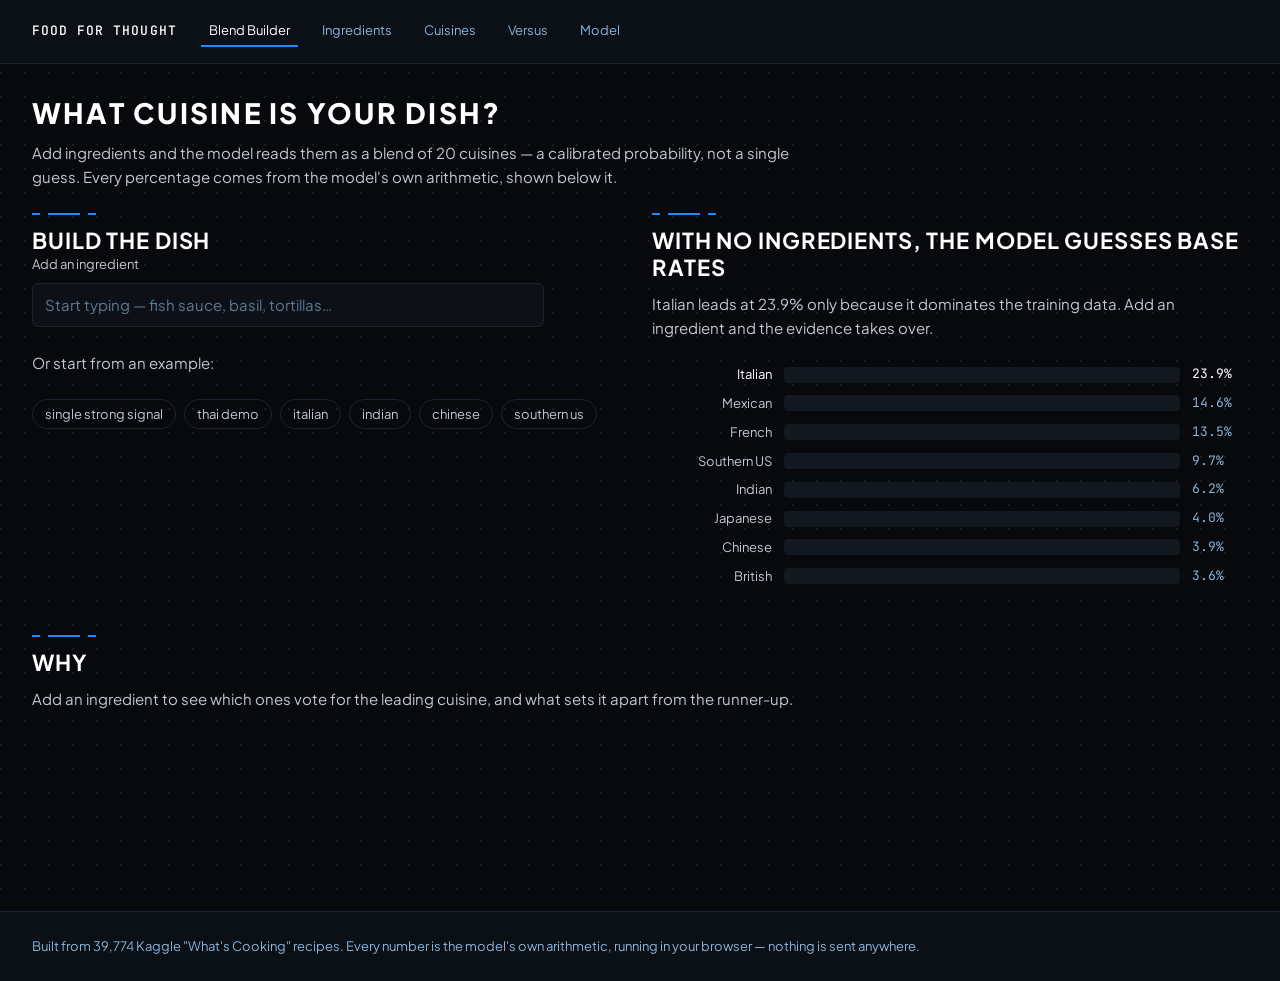
<file: 04-app/index.html>
<!DOCTYPE html>
<html lang="en">
  <head>
    <meta charset="UTF-8" />
    <meta name="viewport" content="width=device-width, initial-scale=1.0" />
    <meta name="theme-color" content="#07090d" />
    <meta
      name="description"
      content="Pick ingredients and watch a calibrated probability that your dish belongs to each of 20 cuisines, with the model's own per-ingredient reasoning."
    />
    <meta property="og:title" content="Food for Thought — what cuisine is your dish?" />
    <meta
      property="og:description"
      content="A cuisine-blend classifier you can play with. Pick ingredients, watch the blend shift, see why."
    />
    <title>Food for Thought — what cuisine is your dish?</title>
    <link rel="icon" href="./assets/favicon.svg" type="image/svg+xml" />
    <link rel="stylesheet" href="./styles/reset.css" />
    <link rel="stylesheet" href="./styles/global.css" />
    <link rel="stylesheet" href="./styles/layouts.css" />
    <link rel="stylesheet" href="./styles/components/accent-bar.css" />
    <link rel="stylesheet" href="./styles/components/blend-chart.css" />
    <link rel="stylesheet" href="./styles/components/card.css" />
    <link rel="stylesheet" href="./styles/components/chip.css" />
    <link rel="stylesheet" href="./styles/components/combobox.css" />
    <link rel="stylesheet" href="./styles/components/nav.css" />
    <link rel="stylesheet" href="./styles/components/page-footer.css" />
    <link rel="stylesheet" href="./styles/components/profile-chart.css" />
    <link rel="stylesheet" href="./styles/components/stat.css" />
    <link rel="stylesheet" href="./styles/overrides.css" />
    <script type="module" src="./js/pages/blend-builder.js"></script>
  </head>
  <body>
    <a class="skip-link" href="#main">Skip to content</a>
    <header class="site-nav">
      <div class="container site-nav__inner">
        <span class="site-nav__title">Food for Thought</span>
        <nav aria-label="Primary">
          <ul class="site-nav__list">
            <li><a class="site-nav__link" href="./index.html" aria-current="page">Blend Builder</a></li>
            <li><a class="site-nav__link" href="./ingredients.html">Ingredients</a></li>
            <li><a class="site-nav__link" href="./cuisines.html">Cuisines</a></li>
            <li><a class="site-nav__link" href="./versus.html">Versus</a></li>
            <li><a class="site-nav__link" href="./model.html">Model</a></li>
          </ul>
        </nav>
      </div>
    </header>

    <main id="main" class="container page-main">
      <h1>What cuisine is your dish?</h1>
      <p class="section__intro">
        Add ingredients and the model reads them as a blend of 20 cuisines —
        a calibrated probability, not a single guess. Every percentage comes
        from the model's own arithmetic, shown below it.
      </p>

      <div class="split">
        <section class="section" aria-labelledby="build-heading">
          <div class="accent-bar"><span class="accent-bar__line"></span></div>
          <h2 id="build-heading">Build the dish</h2>
          <div class="combobox" data-role="combobox">
            <label class="combobox__label" for="ingredient-search">Add an ingredient</label>
            <input
              class="combobox__input"
              id="ingredient-search"
              type="text"
              role="combobox"
              autocomplete="off"
              aria-autocomplete="list"
              aria-expanded="false"
              aria-controls="ingredient-results"
              placeholder="Start typing — fish sauce, basil, tortillas…"
            />
            <ul class="combobox__listbox" id="ingredient-results" role="listbox" aria-label="Matching ingredients" hidden></ul>
          </div>
          <ul class="chip-list" data-role="selected-chips" aria-label="Selected ingredients"></ul>

          <p class="section__intro">Or start from an example:</p>
          <ul class="chip-list" data-role="example-chips" aria-label="Example dishes"></ul>
        </section>

        <section class="section" aria-labelledby="blend-heading">
          <div class="accent-bar"><span class="accent-bar__line"></span></div>
          <h2 id="blend-heading" data-role="blend-heading">No evidence yet</h2>
          <p class="u-visually-hidden" data-role="blend-summary" aria-live="polite" aria-atomic="true"></p>
          <p class="section__intro" data-role="blend-note"></p>
          <div class="blend-chart" data-role="blend-chart"></div>
        </section>
      </div>

      <section class="section" aria-labelledby="why-heading">
        <div class="accent-bar"><span class="accent-bar__line"></span></div>
        <h2 id="why-heading">Why</h2>
        <p class="section__intro" data-role="why-note">
          Add an ingredient to see which ones vote for the leading cuisine,
          and what sets it apart from the runner-up.
        </p>
        <div class="split">
          <div class="card" data-role="contributions-card" hidden>
            <h3 data-role="contributions-heading"></h3>
            <div class="profile-chart" data-role="contributions-chart"></div>
          </div>
          <div class="card" data-role="differentiators-card" hidden>
            <h3 data-role="differentiators-heading"></h3>
            <div class="profile-chart" data-role="differentiators-chart"></div>
          </div>
        </div>
      </section>
    </main>

    <footer class="page-footer">
      <div class="container page-footer__inner">
        Built from 39,774 Kaggle "What's Cooking" recipes. Every number is the
        model's own arithmetic, running in your browser — nothing is sent anywhere.
      </div>
    </footer>
  </body>
</html>
</file>
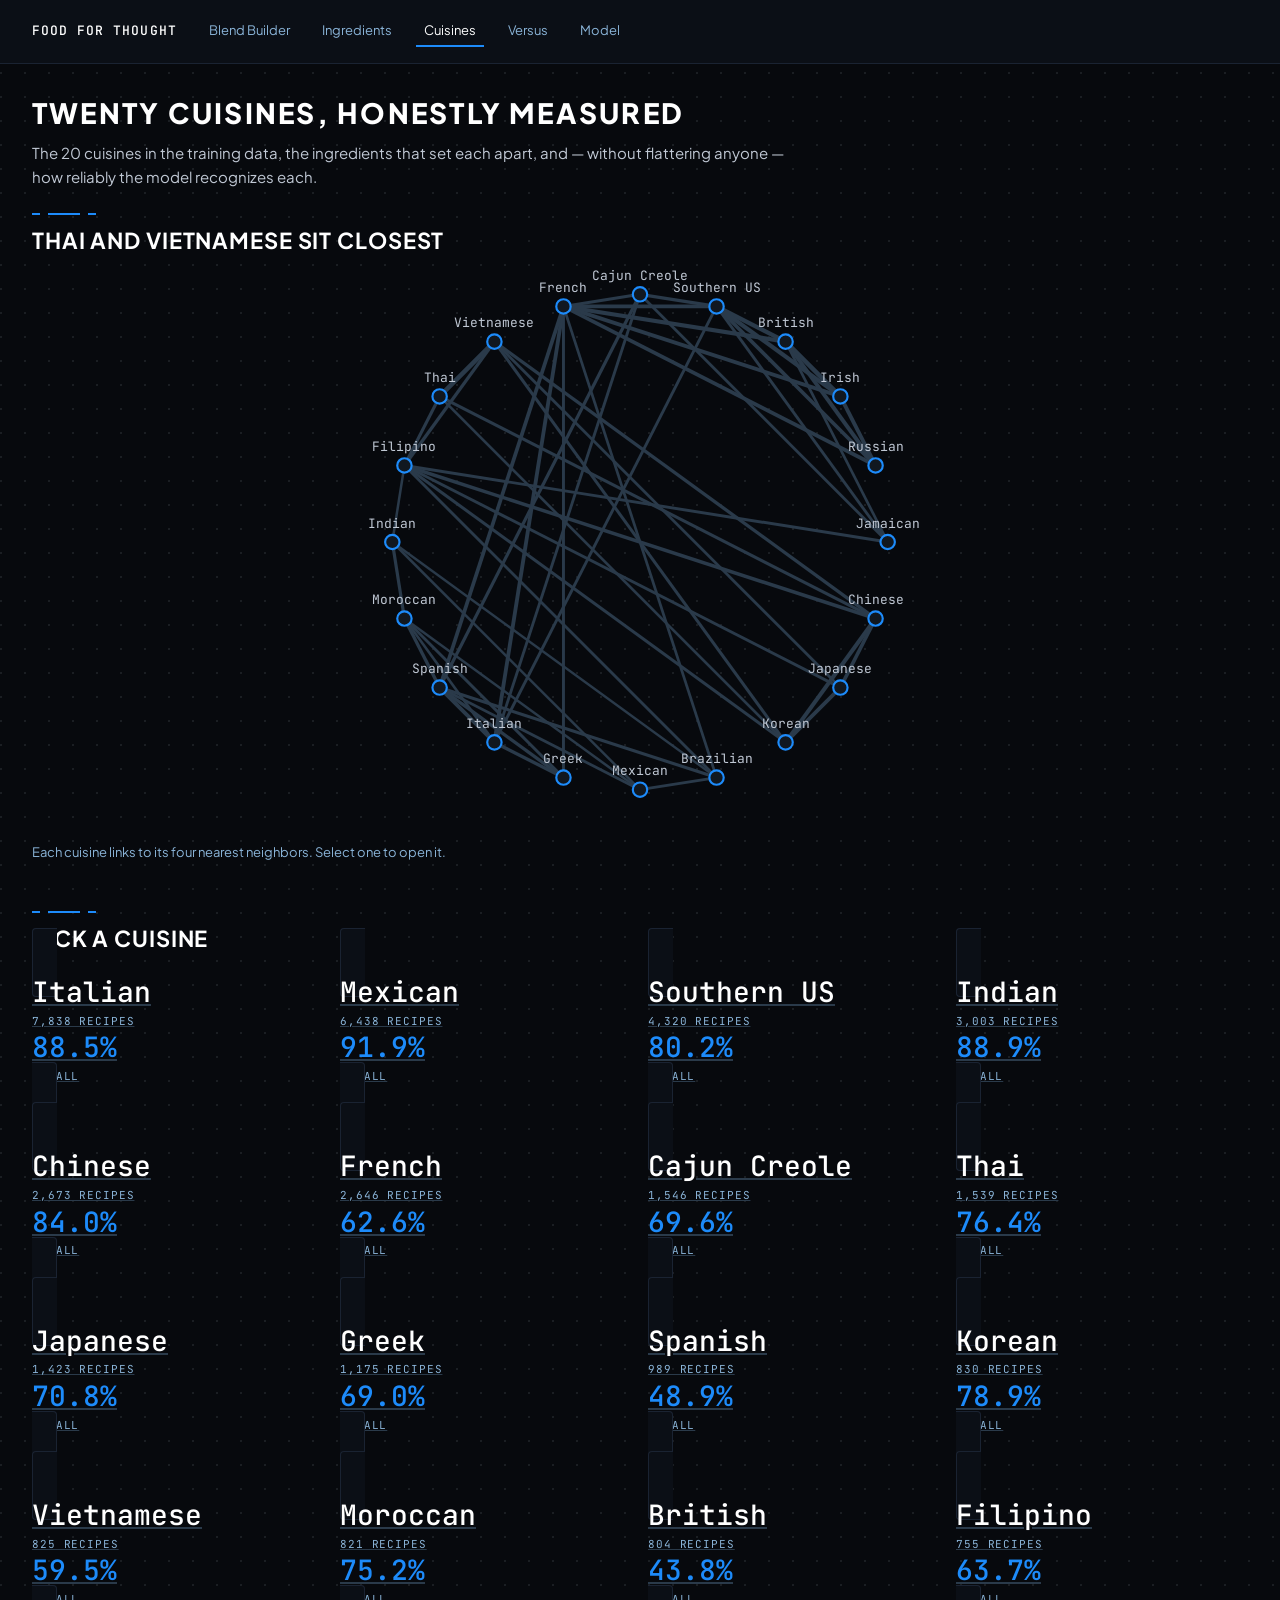
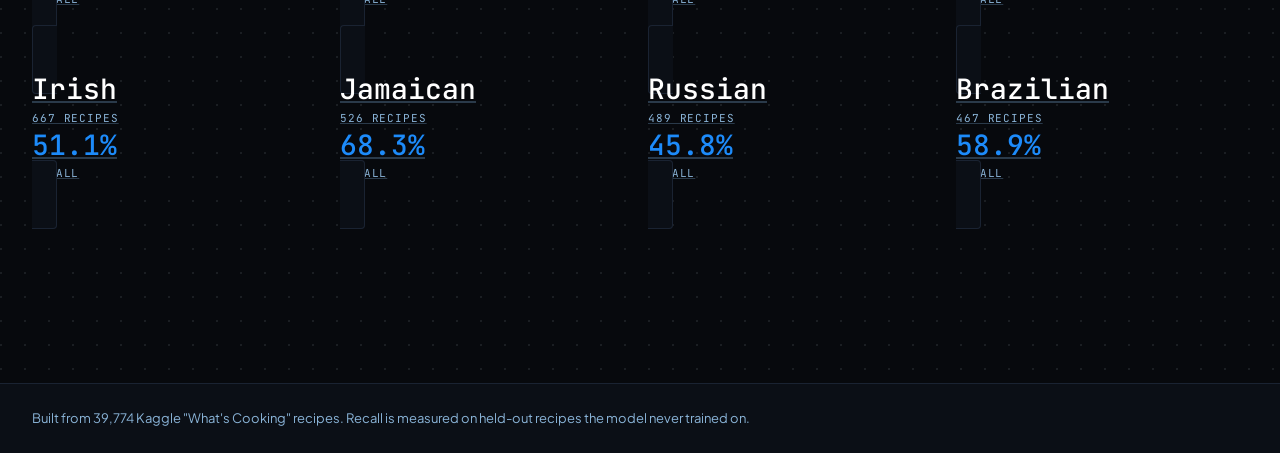
<file: 04-app/cuisines.html>
<!DOCTYPE html>
<html lang="en">
  <head>
    <meta charset="UTF-8" />
    <meta name="viewport" content="width=device-width, initial-scale=1.0" />
    <meta name="theme-color" content="#07090d" />
    <meta
      name="description"
      content="Explore 20 cuisines: which ingredients make each distinctive, how close they sit to each other, and how well the model recognizes each one."
    />
    <meta property="og:title" content="Food for Thought — cuisine atlas" />
    <meta
      property="og:description"
      content="Twenty cuisines, their distinctive ingredients, their neighbors, and the model's honest accuracy on each."
    />
    <title>Food for Thought — cuisine atlas</title>
    <link rel="icon" href="./assets/favicon.svg" type="image/svg+xml" />
    <link rel="stylesheet" href="./styles/reset.css" />
    <link rel="stylesheet" href="./styles/global.css" />
    <link rel="stylesheet" href="./styles/layouts.css" />
    <link rel="stylesheet" href="./styles/components/accent-bar.css" />
    <link rel="stylesheet" href="./styles/components/card.css" />
    <link rel="stylesheet" href="./styles/components/data-table.css" />
    <link rel="stylesheet" href="./styles/components/nav.css" />
    <link rel="stylesheet" href="./styles/components/page-footer.css" />
    <link rel="stylesheet" href="./styles/components/similarity-web.css" />
    <link rel="stylesheet" href="./styles/components/stat.css" />
    <link rel="stylesheet" href="./styles/overrides.css" />
    <script type="module" src="./js/pages/cuisine-atlas.js"></script>
  </head>
  <body>
    <a class="skip-link" href="#main">Skip to content</a>
    <header class="site-nav">
      <div class="container site-nav__inner">
        <span class="site-nav__title">Food for Thought</span>
        <nav aria-label="Primary">
          <ul class="site-nav__list">
            <li><a class="site-nav__link" href="./index.html">Blend Builder</a></li>
            <li><a class="site-nav__link" href="./ingredients.html">Ingredients</a></li>
            <li><a class="site-nav__link" href="./cuisines.html" aria-current="page">Cuisines</a></li>
            <li><a class="site-nav__link" href="./versus.html">Versus</a></li>
            <li><a class="site-nav__link" href="./model.html">Model</a></li>
          </ul>
        </nav>
      </div>
    </header>

    <main id="main" class="container page-main">
      <h1>Twenty cuisines, honestly measured</h1>
      <p class="section__intro">
        The 20 cuisines in the training data, the ingredients that set each
        apart, and — without flattering anyone — how reliably the model
        recognizes each.
      </p>

      <section class="section" aria-labelledby="web-heading">
        <div class="accent-bar"><span class="accent-bar__line"></span></div>
        <h2 id="web-heading" data-role="web-heading">How close the cuisines sit</h2>
        <div data-role="similarity-web"></div>
      </section>

      <section class="section" data-role="detail-section" hidden aria-labelledby="detail-heading">
        <div class="accent-bar"><span class="accent-bar__line"></span></div>
        <h2 id="detail-heading" data-role="detail-heading"></h2>
        <p class="section__intro" data-role="recall-note"></p>
        <div class="split">
          <div class="card">
            <h3 data-role="distinctive-heading"></h3>
            <table class="data-table" data-role="distinctive-table">
              <thead>
                <tr><th scope="col">Ingredient</th><th scope="col">Lift</th><th scope="col">In recipes</th></tr>
              </thead>
              <tbody data-role="distinctive-body"></tbody>
            </table>
          </div>
          <div class="card">
            <h3>Nearest neighbors</h3>
            <table class="data-table">
              <thead>
                <tr><th scope="col">Cuisine</th><th scope="col">Similarity</th></tr>
              </thead>
              <tbody data-role="neighbors-body"></tbody>
            </table>
          </div>
        </div>
      </section>

      <section class="section" aria-labelledby="grid-heading">
        <div class="accent-bar"><span class="accent-bar__line"></span></div>
        <h2 id="grid-heading">Pick a cuisine</h2>
        <ul class="grid-cards" data-role="cuisine-grid"></ul>
      </section>
    </main>

    <footer class="page-footer">
      <div class="container page-footer__inner">
        Built from 39,774 Kaggle "What's Cooking" recipes. Recall is measured on
        held-out recipes the model never trained on.
      </div>
    </footer>
  </body>
</html>
</file>
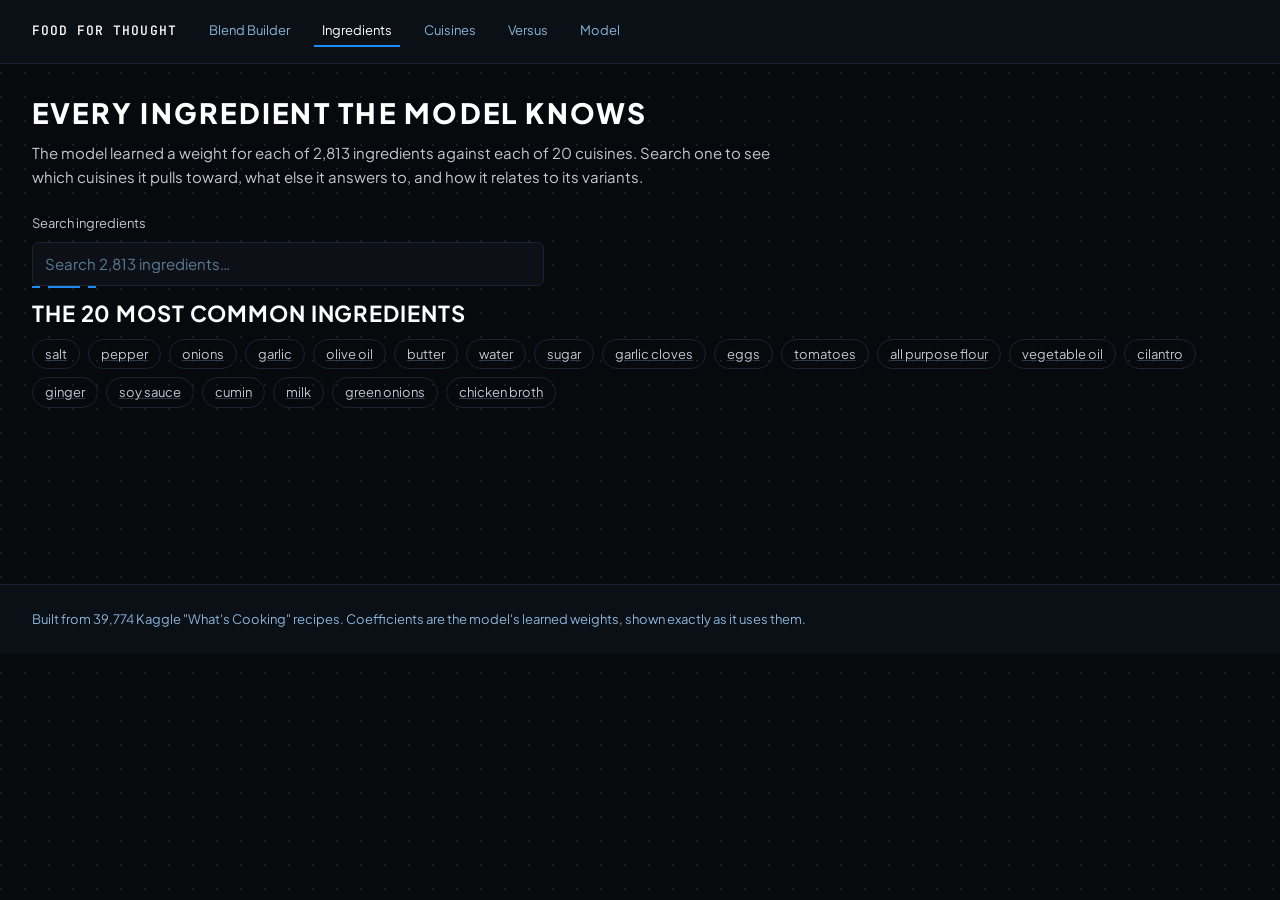
<file: 04-app/ingredients.html>
<!DOCTYPE html>
<html lang="en">
  <head>
    <meta charset="UTF-8" />
    <meta name="viewport" content="width=device-width, initial-scale=1.0" />
    <meta name="theme-color" content="#07090d" />
    <meta
      name="description"
      content="Browse the 2,813 ingredients the cuisine model knows: which cuisines each one votes for, its aliases, and why variants stay separate."
    />
    <meta property="og:title" content="Food for Thought — ingredient explorer" />
    <meta
      property="og:description"
      content="Every ingredient the model knows, and which cuisines it votes for."
    />
    <title>Food for Thought — ingredient explorer</title>
    <link rel="icon" href="./assets/favicon.svg" type="image/svg+xml" />
    <link rel="stylesheet" href="./styles/reset.css" />
    <link rel="stylesheet" href="./styles/global.css" />
    <link rel="stylesheet" href="./styles/layouts.css" />
    <link rel="stylesheet" href="./styles/components/accent-bar.css" />
    <link rel="stylesheet" href="./styles/components/card.css" />
    <link rel="stylesheet" href="./styles/components/chip.css" />
    <link rel="stylesheet" href="./styles/components/combobox.css" />
    <link rel="stylesheet" href="./styles/components/nav.css" />
    <link rel="stylesheet" href="./styles/components/page-footer.css" />
    <link rel="stylesheet" href="./styles/components/profile-chart.css" />
    <link rel="stylesheet" href="./styles/components/stat.css" />
    <link rel="stylesheet" href="./styles/overrides.css" />
    <script type="module" src="./js/pages/ingredient-explorer.js"></script>
  </head>
  <body>
    <a class="skip-link" href="#main">Skip to content</a>
    <header class="site-nav">
      <div class="container site-nav__inner">
        <span class="site-nav__title">Food for Thought</span>
        <nav aria-label="Primary">
          <ul class="site-nav__list">
            <li><a class="site-nav__link" href="./index.html">Blend Builder</a></li>
            <li><a class="site-nav__link" href="./ingredients.html" aria-current="page">Ingredients</a></li>
            <li><a class="site-nav__link" href="./cuisines.html">Cuisines</a></li>
            <li><a class="site-nav__link" href="./versus.html">Versus</a></li>
            <li><a class="site-nav__link" href="./model.html">Model</a></li>
          </ul>
        </nav>
      </div>
    </header>

    <main id="main" class="container page-main">
      <h1>Every ingredient the model knows</h1>
      <p class="section__intro">
        The model learned a weight for each of 2,813 ingredients against each
        of 20 cuisines. Search one to see which cuisines it pulls toward, what
        else it answers to, and how it relates to its variants.
      </p>

      <div class="combobox" data-role="combobox">
        <label class="combobox__label" for="ingredient-search">Search ingredients</label>
        <input
          class="combobox__input"
          id="ingredient-search"
          type="text"
          role="combobox"
          autocomplete="off"
          aria-autocomplete="list"
          aria-expanded="false"
          aria-controls="ingredient-results"
          placeholder="Search 2,813 ingredients…"
        />
        <ul class="combobox__listbox" id="ingredient-results" role="listbox" aria-label="Matching ingredients" hidden></ul>
      </div>

      <section class="section" data-role="detail-section" hidden aria-labelledby="detail-heading">
        <div class="accent-bar"><span class="accent-bar__line"></span></div>
        <h2 id="detail-heading" data-role="detail-heading"></h2>
        <div class="split">
          <div class="card">
            <h3>Cuisine pull</h3>
            <figure>
              <div class="profile-chart" data-role="profile-chart"></div>
              <figcaption class="section__intro" data-role="profile-caption"></figcaption>
            </figure>
          </div>
          <div>
            <div class="card" data-role="aliases-card">
              <h3>Also answers to</h3>
              <ul class="chip-list" data-role="aliases-list"></ul>
              <p class="section__intro" data-role="aliases-empty" hidden>
                No recorded aliases — the model only ever saw this exact name.
              </p>
            </div>
            <div class="card card--accent-left" data-role="family-card" hidden>
              <h3>Family</h3>
              <p data-role="family-note"></p>
            </div>
          </div>
        </div>
      </section>

      <section class="section" data-role="default-section" aria-labelledby="common-heading">
        <div class="accent-bar"><span class="accent-bar__line"></span></div>
        <h2 id="common-heading">The 20 most common ingredients</h2>
        <ul class="chip-list" data-role="common-list"></ul>
      </section>
    </main>

    <footer class="page-footer">
      <div class="container page-footer__inner">
        Built from 39,774 Kaggle "What's Cooking" recipes. Coefficients are the
        model's learned weights, shown exactly as it uses them.
      </div>
    </footer>
  </body>
</html>
</file>
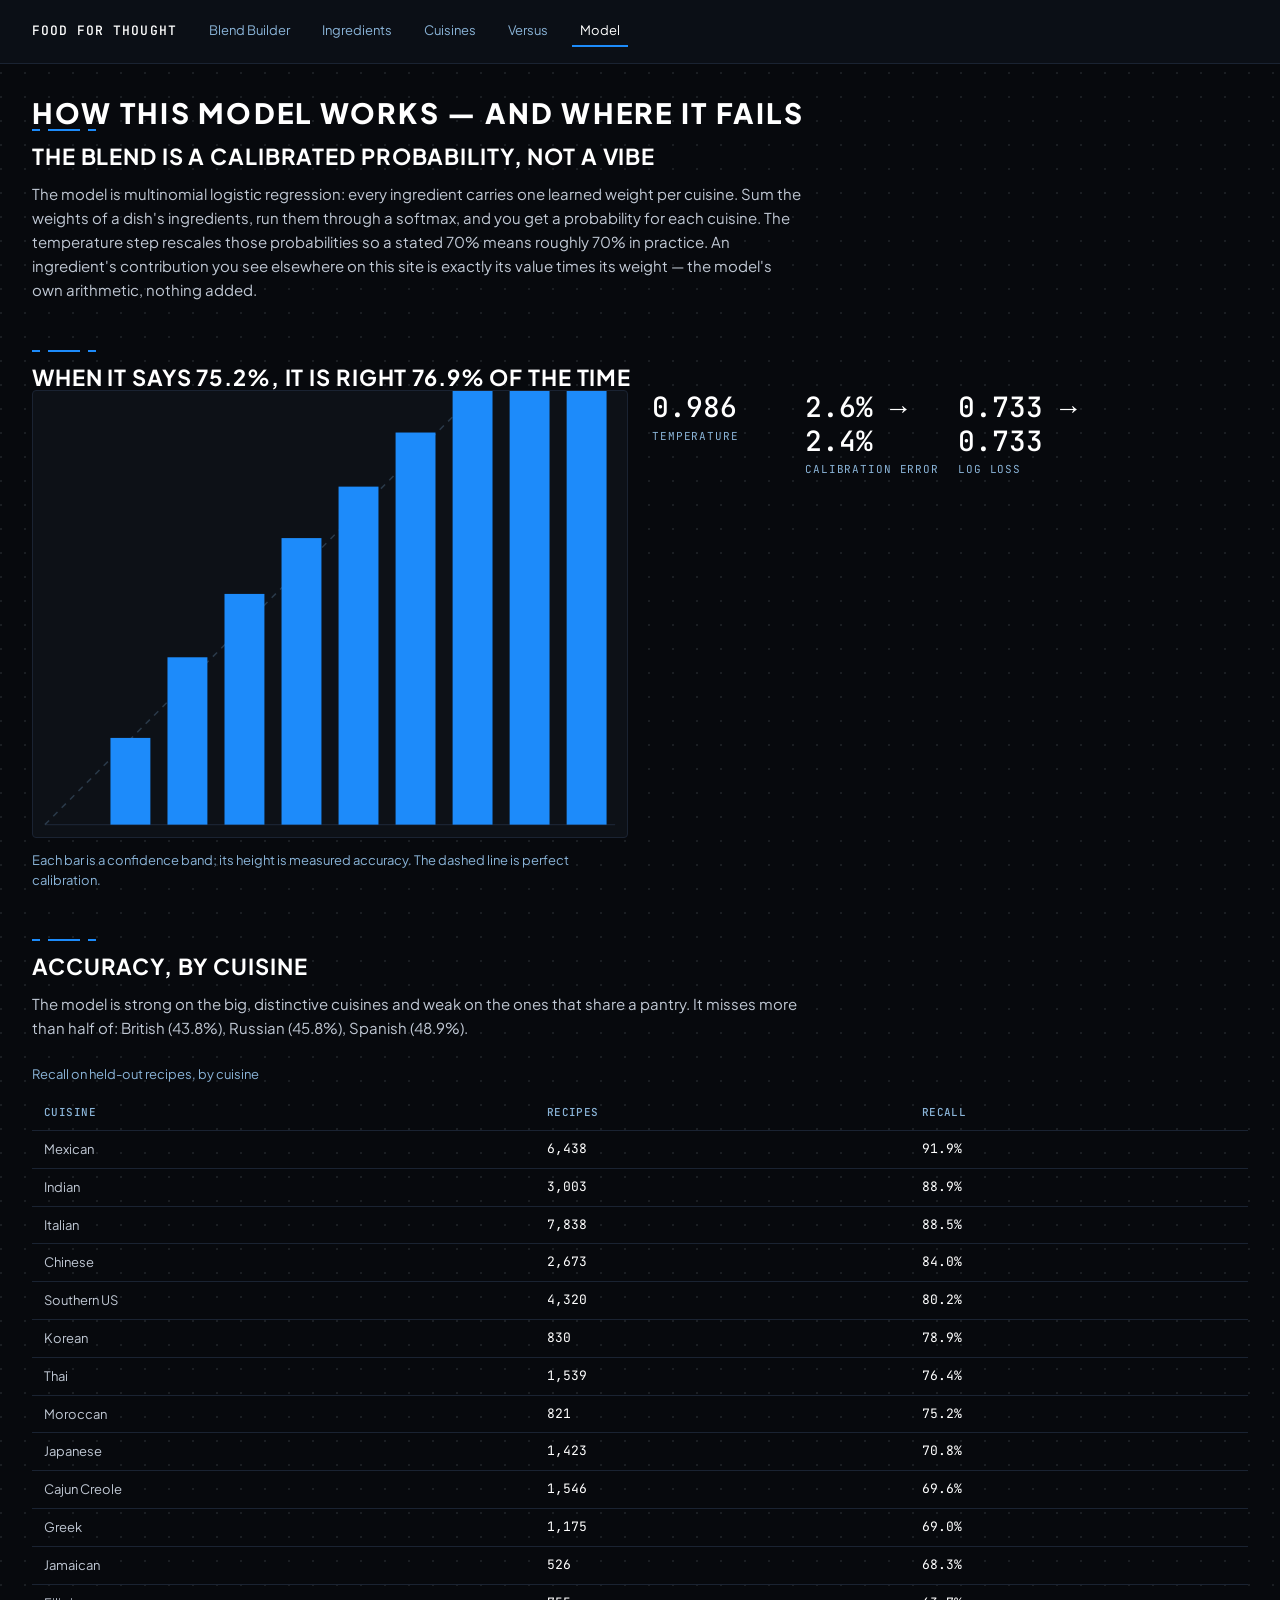
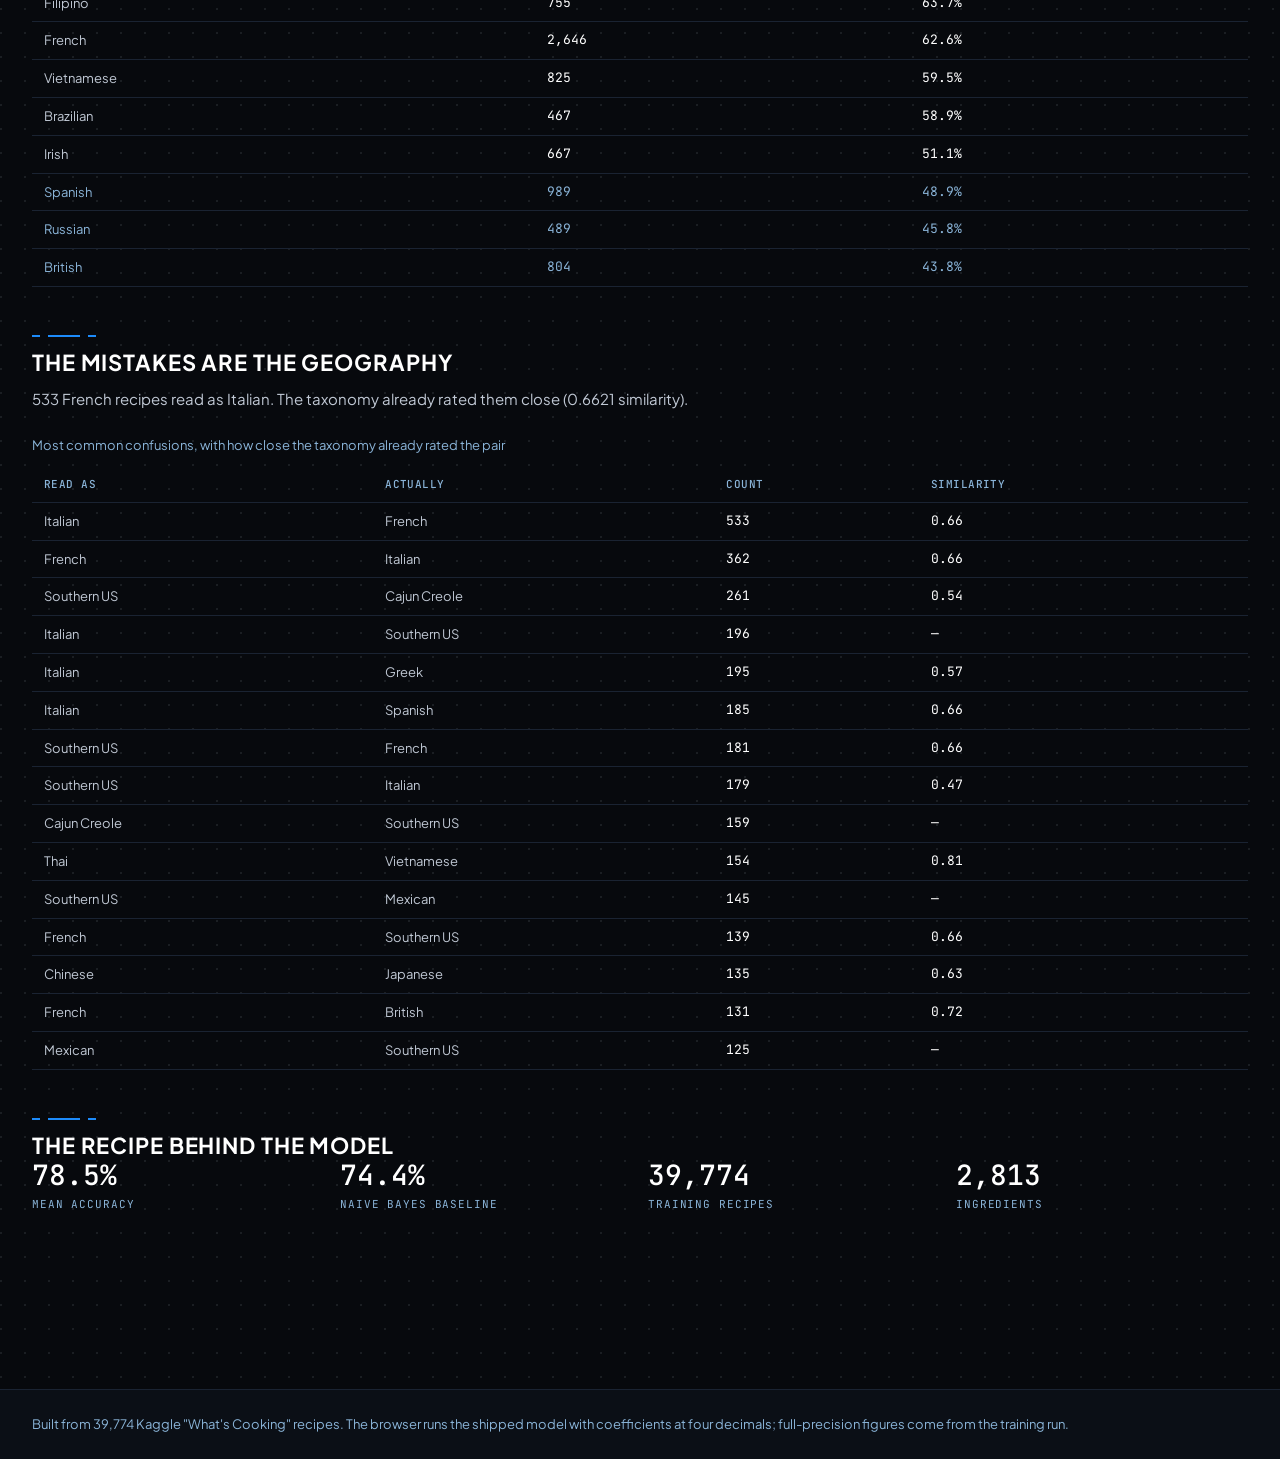
<file: 04-app/model.html>
<!DOCTYPE html>
<html lang="en">
  <head>
    <meta charset="UTF-8" />
    <meta name="viewport" content="width=device-width, initial-scale=1.0" />
    <meta name="theme-color" content="#07090d" />
    <meta
      name="description"
      content="How the cuisine model works, how well-calibrated its probabilities are, and exactly where it fails — stated plainly."
    />
    <meta property="og:title" content="Food for Thought — model card" />
    <meta
      property="og:description"
      content="How the model works, how honest its probabilities are, and where it fails."
    />
    <title>Food for Thought — model card</title>
    <link rel="icon" href="./assets/favicon.svg" type="image/svg+xml" />
    <link rel="stylesheet" href="./styles/reset.css" />
    <link rel="stylesheet" href="./styles/global.css" />
    <link rel="stylesheet" href="./styles/layouts.css" />
    <link rel="stylesheet" href="./styles/components/accent-bar.css" />
    <link rel="stylesheet" href="./styles/components/card.css" />
    <link rel="stylesheet" href="./styles/components/data-table.css" />
    <link rel="stylesheet" href="./styles/components/nav.css" />
    <link rel="stylesheet" href="./styles/components/page-footer.css" />
    <link rel="stylesheet" href="./styles/components/reliability-chart.css" />
    <link rel="stylesheet" href="./styles/components/stat.css" />
    <link rel="stylesheet" href="./styles/overrides.css" />
    <script type="module" src="./js/pages/model-card.js"></script>
  </head>
  <body>
    <a class="skip-link" href="#main">Skip to content</a>
    <header class="site-nav">
      <div class="container site-nav__inner">
        <span class="site-nav__title">Food for Thought</span>
        <nav aria-label="Primary">
          <ul class="site-nav__list">
            <li><a class="site-nav__link" href="./index.html">Blend Builder</a></li>
            <li><a class="site-nav__link" href="./ingredients.html">Ingredients</a></li>
            <li><a class="site-nav__link" href="./cuisines.html">Cuisines</a></li>
            <li><a class="site-nav__link" href="./versus.html">Versus</a></li>
            <li><a class="site-nav__link" href="./model.html" aria-current="page">Model</a></li>
          </ul>
        </nav>
      </div>
    </header>

    <main id="main" class="container page-main">
      <h1>How this model works — and where it fails</h1>

      <section class="section" aria-labelledby="how-heading">
        <div class="accent-bar"><span class="accent-bar__line"></span></div>
        <h2 id="how-heading">The blend is a calibrated probability, not a vibe</h2>
        <p class="section__intro">
          The model is multinomial logistic regression: every ingredient
          carries one learned weight per cuisine. Sum the weights of a dish's
          ingredients, run them through a softmax, and you get a probability
          for each cuisine. The temperature step rescales those probabilities
          so a stated 70% means roughly 70% in practice. An ingredient's
          contribution you see elsewhere on this site is exactly its value
          times its weight — the model's own arithmetic, nothing added.
        </p>
      </section>

      <section class="section" aria-labelledby="calibration-heading">
        <div class="accent-bar"><span class="accent-bar__line"></span></div>
        <h2 id="calibration-heading" data-role="calibration-heading"></h2>
        <div class="split">
          <div data-role="reliability-chart"></div>
          <ul class="grid-cards" data-role="calibration-stats"></ul>
        </div>
      </section>

      <section class="section" aria-labelledby="accuracy-heading">
        <div class="accent-bar"><span class="accent-bar__line"></span></div>
        <h2 id="accuracy-heading">Accuracy, by cuisine</h2>
        <p class="section__intro" data-role="accuracy-note"></p>
        <table class="data-table">
          <caption class="data-table__caption">Recall on held-out recipes, by cuisine</caption>
          <thead>
            <tr><th scope="col">Cuisine</th><th scope="col">Recipes</th><th scope="col">Recall</th></tr>
          </thead>
          <tbody data-role="recall-body"></tbody>
        </table>
      </section>

      <section class="section" aria-labelledby="confusion-heading">
        <div class="accent-bar"><span class="accent-bar__line"></span></div>
        <h2 id="confusion-heading">The mistakes are the geography</h2>
        <p class="section__intro" data-role="confusion-note"></p>
        <table class="data-table">
          <caption class="data-table__caption">Most common confusions, with how close the taxonomy already rated the pair</caption>
          <thead>
            <tr><th scope="col">Read as</th><th scope="col">Actually</th><th scope="col">Count</th><th scope="col">Similarity</th></tr>
          </thead>
          <tbody data-role="confusion-body"></tbody>
        </table>
      </section>

      <section class="section" aria-labelledby="recipe-heading">
        <div class="accent-bar"><span class="accent-bar__line"></span></div>
        <h2 id="recipe-heading">The recipe behind the model</h2>
        <ul class="grid-cards" data-role="recipe-stats"></ul>
      </section>
    </main>

    <footer class="page-footer">
      <div class="container page-footer__inner">
        Built from 39,774 Kaggle "What's Cooking" recipes. The browser runs the
        shipped model with coefficients at four decimals; full-precision figures
        come from the training run.
      </div>
    </footer>
  </body>
</html>
</file>
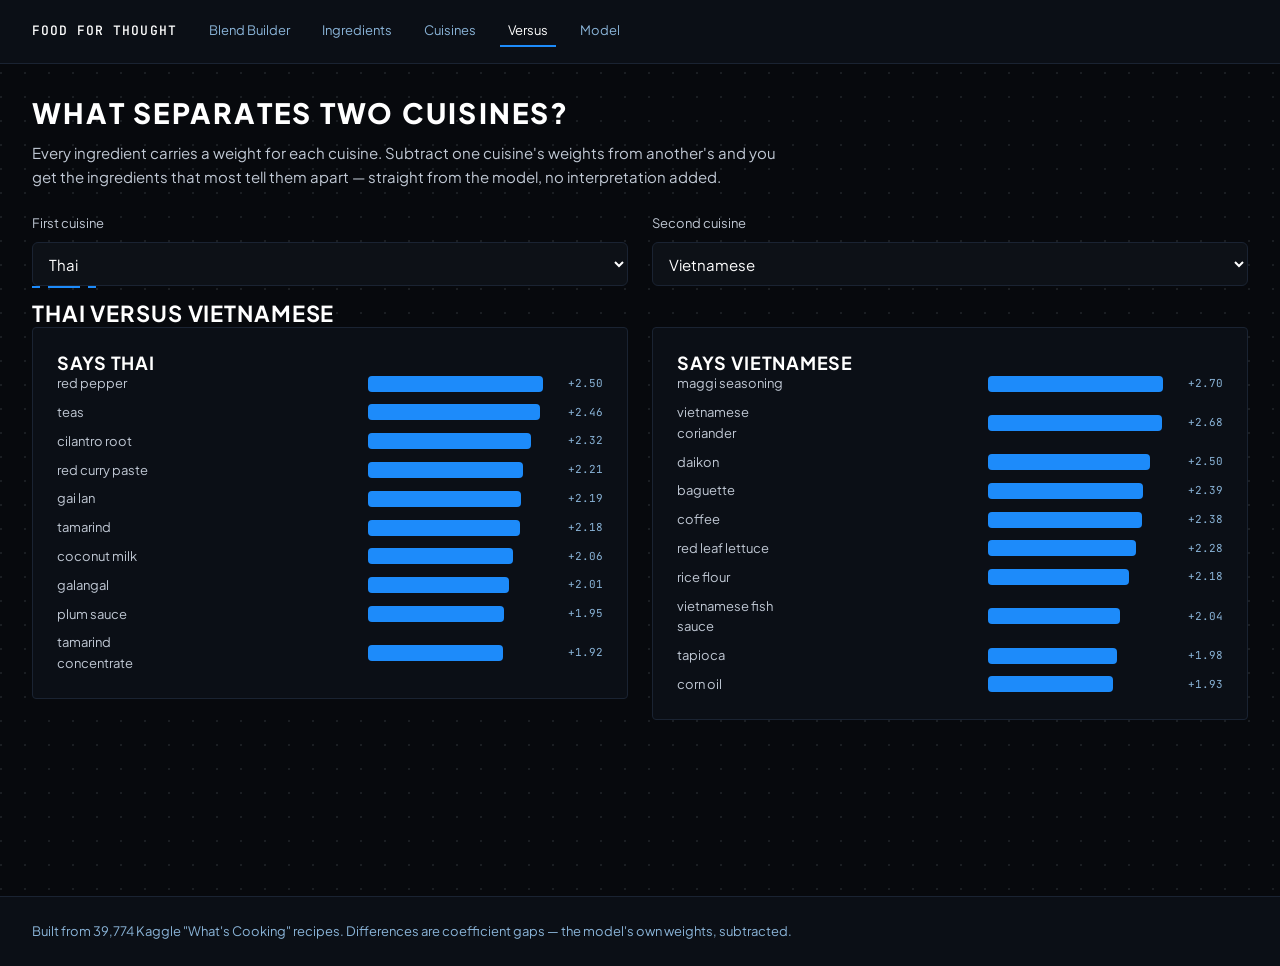
<file: 04-app/versus.html>
<!DOCTYPE html>
<html lang="en">
  <head>
    <meta charset="UTF-8" />
    <meta name="viewport" content="width=device-width, initial-scale=1.0" />
    <meta name="theme-color" content="#07090d" />
    <meta
      name="description"
      content="Compare any two cuisines and see which ingredients most distinguish them, straight from the model's coefficients."
    />
    <meta property="og:title" content="Food for Thought — cuisine versus" />
    <meta
      property="og:description"
      content="Pick two cuisines and see the ingredients that most separate them."
    />
    <title>Food for Thought — cuisine versus</title>
    <link rel="icon" href="./assets/favicon.svg" type="image/svg+xml" />
    <link rel="stylesheet" href="./styles/reset.css" />
    <link rel="stylesheet" href="./styles/global.css" />
    <link rel="stylesheet" href="./styles/layouts.css" />
    <link rel="stylesheet" href="./styles/components/accent-bar.css" />
    <link rel="stylesheet" href="./styles/components/card.css" />
    <link rel="stylesheet" href="./styles/components/form-field.css" />
    <link rel="stylesheet" href="./styles/components/nav.css" />
    <link rel="stylesheet" href="./styles/components/page-footer.css" />
    <link rel="stylesheet" href="./styles/components/profile-chart.css" />
    <link rel="stylesheet" href="./styles/overrides.css" />
    <script type="module" src="./js/pages/versus.js"></script>
  </head>
  <body>
    <a class="skip-link" href="#main">Skip to content</a>
    <header class="site-nav">
      <div class="container site-nav__inner">
        <span class="site-nav__title">Food for Thought</span>
        <nav aria-label="Primary">
          <ul class="site-nav__list">
            <li><a class="site-nav__link" href="./index.html">Blend Builder</a></li>
            <li><a class="site-nav__link" href="./ingredients.html">Ingredients</a></li>
            <li><a class="site-nav__link" href="./cuisines.html">Cuisines</a></li>
            <li><a class="site-nav__link" href="./versus.html" aria-current="page">Versus</a></li>
            <li><a class="site-nav__link" href="./model.html">Model</a></li>
          </ul>
        </nav>
      </div>
    </header>

    <main id="main" class="container page-main">
      <h1>What separates two cuisines?</h1>
      <p class="section__intro">
        Every ingredient carries a weight for each cuisine. Subtract one
        cuisine's weights from another's and you get the ingredients that most
        tell them apart — straight from the model, no interpretation added.
      </p>

      <form class="split" data-role="versus-form">
        <div class="form-field">
          <label class="form-field__label" for="cuisine-a">First cuisine</label>
          <select class="form-field__select" id="cuisine-a" data-role="select-a"></select>
        </div>
        <div class="form-field">
          <label class="form-field__label" for="cuisine-b">Second cuisine</label>
          <select class="form-field__select" id="cuisine-b" data-role="select-b"></select>
        </div>
      </form>

      <section class="section" aria-labelledby="result-heading">
        <div class="accent-bar"><span class="accent-bar__line"></span></div>
        <h2 id="result-heading" data-role="result-heading"></h2>
        <p class="u-visually-hidden" data-role="result-summary" aria-live="polite" aria-atomic="true"></p>
        <div class="split">
          <div class="card">
            <h3 data-role="toward-a-heading"></h3>
            <div class="profile-chart" data-role="toward-a-chart"></div>
          </div>
          <div class="card">
            <h3 data-role="toward-b-heading"></h3>
            <div class="profile-chart" data-role="toward-b-chart"></div>
          </div>
        </div>
      </section>
    </main>

    <footer class="page-footer">
      <div class="container page-footer__inner">
        Built from 39,774 Kaggle "What's Cooking" recipes. Differences are
        coefficient gaps — the model's own weights, subtracted.
      </div>
    </footer>
  </body>
</html>
</file>
<file: 04-app/styles/global.css>
/* Design tokens (Avid Analytics Midnight theme) and element defaults.
   Every value in every other stylesheet must reference these tokens. */

@font-face {
  font-family: "Plus Jakarta Sans";
  font-style: normal;
  font-weight: 400;
  font-display: swap;
  src: url("../assets/fonts/plus-jakarta-sans-400.woff2") format("woff2");
}

@font-face {
  font-family: "Plus Jakarta Sans";
  font-style: normal;
  font-weight: 500;
  font-display: swap;
  src: url("../assets/fonts/plus-jakarta-sans-500.woff2") format("woff2");
}

@font-face {
  font-family: "Plus Jakarta Sans";
  font-style: normal;
  font-weight: 700;
  font-display: swap;
  src: url("../assets/fonts/plus-jakarta-sans-700.woff2") format("woff2");
}

@font-face {
  font-family: "Plus Jakarta Sans";
  font-style: normal;
  font-weight: 800;
  font-display: swap;
  src: url("../assets/fonts/plus-jakarta-sans-800.woff2") format("woff2");
}

@font-face {
  font-family: "JetBrains Mono";
  font-style: normal;
  font-weight: 400;
  font-display: swap;
  src: url("../assets/fonts/jetbrains-mono-400.woff2") format("woff2");
}

@font-face {
  font-family: "JetBrains Mono";
  font-style: normal;
  font-weight: 500;
  font-display: swap;
  src: url("../assets/fonts/jetbrains-mono-500.woff2") format("woff2");
}

:root {
  /* 1. Colors — Semantic */
  --color-accent: #1d8bfa;
  --color-accent-hover: #0d7bf0;
  --color-accent-active: #0a6bd6;
  --color-accent-glow: rgba(29, 139, 250, 0.15);
  --color-viz-first: #1d8bfa;
  --color-viz-second: #39c5cf;
  --color-viz-third: #a371f7;
  --color-success: #3fb950;
  --color-warning: #d29922;
  --color-error: #f85149;
  --color-info: #58a6ff;

  /* 2. Colors — Neutrals (blue-tinted; never pure gray) */
  --color-background-page: #07090d;
  --color-background-card: #0b0f16;
  --color-background-hover: #0d1117;
  --color-background-elevated: #111820;
  --color-text-primary: #ffffff;
  --color-text-secondary: #c0c8d4;
  --color-text-muted: #8ab4d8;
  --color-text-disabled: #5a7a94;
  --color-border-default: #1a2332;
  --color-border-subtle: #1e2a3a;
  --color-border-strong: #2a3a4a;
  --color-dot-grid: rgba(139, 148, 158, 0.15);

  /* 3. Typography */
  --font-family-body: "Plus Jakarta Sans", system-ui, -apple-system, "Segoe UI", sans-serif;
  --font-family-mono: "JetBrains Mono", ui-monospace, "SF Mono", Consolas, monospace;
  --font-size-2xs: 0.5625rem;
  --font-size-xs: 0.6875rem;
  --font-size-sm: 0.8125rem;
  --font-size-base: 0.9375rem;
  --font-size-md: 1.125rem;
  --font-size-lg: 1.375rem;
  --font-size-xl: 1.75rem;
  --font-size-2xl: 2.25rem;
  --font-weight-regular: 400;
  --font-weight-medium: 500;
  --font-weight-bold: 700;
  --font-weight-extra-bold: 800;
  --line-height-tight: 1.2;
  --line-height-normal: 1.6;
  --letter-spacing-wide: 0.04em;
  --letter-spacing-widest: 0.08em;

  /* 4. Spacing (4px base unit) and sizes */
  --space-1: 0.25rem;
  --space-2: 0.5rem;
  --space-3: 0.75rem;
  --space-4: 1rem;
  --space-6: 1.5rem;
  --space-8: 2rem;
  --space-12: 3rem;
  --space-16: 4rem;
  --size-content-max: 80rem;
  --size-dot-grid: 24px;
  --size-touch-target: 2.75rem;

  /* 5. Borders */
  --border-radius-small: 4px;
  --border-radius-medium: 6px;
  --border-radius-large: 12px;
  --border-radius-pill: 999px;
  --border-width-default: 1px;
  --border-width-accent: 2px;

  /* 6. Shadows */
  --shadow-glow-small: 0 0 10px rgba(29, 139, 250, 0.15);
  --shadow-glow-medium: 0 0 20px rgba(29, 139, 250, 0.15);
  --shadow-focus-ring: 0 0 0 3px rgba(29, 139, 250, 0.15);
  --shadow-dropdown: 0 10px 36px rgba(0, 0, 0, 0.5);

  /* 7. Z-index */
  --z-index-dropdown: 100;
  --z-index-skip-link: 200;

  /* 8. Animation */
  --duration-fast: 100ms;
  --duration-base: 150ms;
  --duration-slow: 300ms;
  --easing-standard: cubic-bezier(0.4, 0, 0.2, 1);
}

body {
  font-family: var(--font-family-body);
  font-size: var(--font-size-base);
  font-weight: var(--font-weight-regular);
  line-height: var(--line-height-normal);
  color: var(--color-text-secondary);
  background-color: var(--color-background-page);
  background-image: radial-gradient(
    circle at 1px 1px,
    var(--color-dot-grid) 1px,
    transparent 0
  );
  background-size: var(--size-dot-grid) var(--size-dot-grid);
}

h1,
h2,
h3,
h4 {
  font-weight: var(--font-weight-bold);
  line-height: var(--line-height-tight);
  color: var(--color-text-primary);
  text-transform: uppercase;
  letter-spacing: var(--letter-spacing-wide);
}

h1 {
  font-size: var(--font-size-xl);
  font-weight: var(--font-weight-extra-bold);
  letter-spacing: var(--letter-spacing-widest);
}

h2 {
  font-size: var(--font-size-lg);
}

h3 {
  font-size: var(--font-size-md);
}

p {
  max-width: 70ch;
}

strong {
  font-weight: var(--font-weight-medium);
  color: var(--color-text-primary);
}

code {
  font-family: var(--font-family-mono);
  font-size: var(--font-size-sm);
}

a {
  color: var(--color-info);
  text-decoration-color: var(--color-border-strong);
  transition: color var(--duration-fast) var(--easing-standard);
}

a:hover {
  color: var(--color-accent-hover);
}

a:active {
  color: var(--color-accent-active);
}

:focus-visible {
  outline: var(--border-width-accent) solid var(--color-accent);
  outline-offset: var(--border-width-accent);
  box-shadow: var(--shadow-focus-ring);
}

::selection {
  color: var(--color-text-primary);
  background-color: var(--color-accent-active);
}

.u-visually-hidden {
  position: absolute !important;
  width: 1px;
  height: 1px;
  padding: 0;
  margin: -1px;
  overflow: hidden;
  white-space: nowrap;
  clip-path: inset(50%);
}

@media (prefers-reduced-motion: reduce) {
  *,
  *::before,
  *::after {
    transition-duration: 0.01ms !important;
    animation-duration: 0.01ms !important;
  }
}
</file>
<file: 04-app/styles/layouts.css>
/* Page scaffolding: containers, grids, section rhythm.
   Structure only — no colors, shadows, or typography. */

.skip-link {
  position: absolute;
  top: var(--space-2);
  left: var(--space-2);
  z-index: var(--z-index-skip-link);
  padding: var(--space-2) var(--space-4);
  transform: translateY(-300%);
  transition: transform var(--duration-base) var(--easing-standard);
}

.skip-link:focus-visible {
  transform: translateY(0);
}

.container {
  width: 100%;
  max-width: var(--size-content-max);
  margin-inline: auto;
  padding-inline: var(--space-4);
}

.page-main {
  padding-block: var(--space-8) var(--space-16);
}

.section {
  margin-block-end: var(--space-12);
}

.section__intro {
  margin-block: var(--space-3) var(--space-6);
}

.grid-cards {
  display: grid;
  grid-template-columns: 1fr;
  gap: var(--space-4);
}

.split {
  display: grid;
  grid-template-columns: 1fr;
  gap: var(--space-6);
  align-items: start;
}

@media (min-width: 640px) {
  .grid-cards {
    grid-template-columns: repeat(2, 1fr);
  }
}

@media (min-width: 1024px) {
  .container {
    padding-inline: var(--space-8);
  }

  .grid-cards {
    grid-template-columns: repeat(4, 1fr);
  }

  .split {
    grid-template-columns: 1fr 1fr;
  }
}
</file>
<file: 04-app/styles/components/accent-bar.css>
/* Accent bar: the dash—line—dash divider above major section headings. */

/* Base */
.accent-bar {
  display: flex;
  align-items: center;
  gap: var(--space-2);
  width: min(40%, var(--space-16));
  margin-block-end: var(--space-3);
}

.accent-bar::before,
.accent-bar::after {
  flex: 0 0 var(--space-2);
  height: var(--border-width-accent);
  content: "";
  background-color: var(--color-accent);
}

.accent-bar__line {
  flex: 1;
  height: var(--border-width-accent);
  background-color: var(--color-accent);
}
</file>
<file: 04-app/styles/components/blend-chart.css>
/* Blend chart: ranked horizontal bars for the 20-cuisine distribution.
   Rank-colored so the palette stays at three colors regardless of which
   cuisines lead. Bars are HTML so the text stays selectable and readable
   by assistive tech. */

/* Base */
.blend-chart {
  display: flex;
  flex-direction: column;
  gap: var(--space-2);
}

.blend-chart__row {
  display: grid;
  grid-template-columns: 7.5rem 1fr 3.5rem;
  align-items: center;
  gap: var(--space-3);
}

.blend-chart__name {
  font-size: var(--font-size-sm);
  color: var(--color-text-secondary);
  text-align: end;
}

.blend-chart__track {
  height: var(--space-4);
  background-color: var(--color-background-elevated);
  border-radius: var(--border-radius-small);
}

.blend-chart__bar {
  width: calc(var(--blend-share, 0) * 100%);
  height: 100%;
  background-color: var(--color-border-strong);
  border-radius: var(--border-radius-small);
  transition: width var(--duration-slow) var(--easing-standard);
}

.blend-chart__value {
  font-family: var(--font-family-mono);
  font-size: var(--font-size-sm);
  color: var(--color-text-muted);
}

/* Variants — rank coloring assigned after sorting, never by cuisine */
.blend-chart__row--rank-first .blend-chart__bar {
  background-color: var(--color-viz-first);
}

.blend-chart__row--rank-first .blend-chart__name,
.blend-chart__row--rank-first .blend-chart__value {
  color: var(--color-text-primary);
}

.blend-chart__row--rank-second .blend-chart__bar {
  background-color: var(--color-viz-second);
}

.blend-chart__row--rank-third .blend-chart__bar {
  background-color: var(--color-viz-third);
}
</file>
<file: 04-app/styles/components/card.css>
/* Card: the bordered dark surface most content sits on. */

/* Base */
.card {
  padding: var(--space-4);
  background-color: var(--color-background-card);
  border: var(--border-width-default) solid var(--color-border-default);
  border-radius: var(--border-radius-small);
  transition: border-color var(--duration-base) var(--easing-standard),
    box-shadow var(--duration-base) var(--easing-standard);
}

/* Variants */
.card--accent-left {
  border-inline-start: var(--border-width-accent) solid var(--color-accent);
}

/* States */
.card--interactive:hover {
  border-color: var(--color-border-strong);
  box-shadow: var(--shadow-glow-medium);
}

.card--interactive:focus-within {
  border-color: var(--color-accent);
}

@media (min-width: 768px) {
  .card {
    padding: var(--space-6);
  }
}
</file>
<file: 04-app/styles/components/chip.css>
/* Chip: a selected ingredient with a remove control, or an example seed. */

/* Base */
.chip-list {
  display: flex;
  flex-wrap: wrap;
  gap: var(--space-2);
  margin-block-start: var(--space-3);
}

.chip {
  display: inline-flex;
  align-items: center;
  gap: var(--space-2);
  padding: var(--space-1) var(--space-2) var(--space-1) var(--space-3);
  font-size: var(--font-size-sm);
  color: var(--color-text-primary);
  background-color: var(--color-background-elevated);
  border: var(--border-width-default) solid var(--color-border-strong);
  border-radius: var(--border-radius-pill);
}

.chip__remove {
  display: inline-flex;
  align-items: center;
  justify-content: center;
  width: var(--space-6);
  height: var(--space-6);
  padding: 0;
  color: var(--color-text-muted);
  background-color: transparent;
  border: none;
  border-radius: var(--border-radius-pill);
  cursor: pointer;
  transition: color var(--duration-fast) var(--easing-standard),
    background-color var(--duration-fast) var(--easing-standard);
}

/* Variants */
.chip--example {
  padding: var(--space-1) var(--space-3);
  color: var(--color-text-secondary);
  background-color: transparent;
  border-color: var(--color-border-default);
  cursor: pointer;
}

/* States */
.chip__remove:hover {
  color: var(--color-text-primary);
  background-color: var(--color-error);
}

.chip__remove:active {
  background-color: var(--color-accent-active);
}

.chip--example:hover {
  color: var(--color-text-primary);
  border-color: var(--color-accent);
}

.chip--example:active {
  border-color: var(--color-accent-active);
}
</file>
<file: 04-app/styles/components/combobox.css>
/* Combobox: text input with a popup listbox of matches. */

/* Base */
.combobox {
  position: relative;
  max-width: 32rem;
}

.combobox__label {
  display: block;
  margin-block-end: var(--space-2);
  font-size: var(--font-size-sm);
  color: var(--color-text-secondary);
}

.combobox__input {
  width: 100%;
  min-height: var(--size-touch-target);
  padding: var(--space-2) var(--space-3);
  color: var(--color-text-primary);
  background-color: var(--color-background-hover);
  border: var(--border-width-default) solid var(--color-border-default);
  border-radius: var(--border-radius-medium);
  transition: border-color var(--duration-fast) var(--easing-standard);
}

.combobox__input::placeholder {
  color: var(--color-text-disabled);
}

.combobox__listbox {
  position: absolute;
  inset-inline: 0;
  z-index: var(--z-index-dropdown);
  margin-block-start: var(--space-1);
  overflow-y: auto;
  max-height: 18rem;
  background-color: var(--color-background-elevated);
  border: var(--border-width-default) solid var(--color-border-strong);
  border-radius: var(--border-radius-medium);
  box-shadow: var(--shadow-dropdown);
}

.combobox__option {
  display: flex;
  justify-content: space-between;
  gap: var(--space-4);
  padding: var(--space-2) var(--space-3);
  cursor: pointer;
}

.combobox__option-name {
  color: var(--color-text-primary);
}

.combobox__option-meta {
  font-family: var(--font-family-mono);
  font-size: var(--font-size-xs);
  color: var(--color-text-muted);
}

.combobox__empty {
  padding: var(--space-2) var(--space-3);
  color: var(--color-text-muted);
}

/* States */
.combobox__input:hover {
  border-color: var(--color-border-strong);
}

.combobox__input:focus-visible {
  border-color: var(--color-accent);
  outline: none;
}

.combobox__listbox[hidden] {
  display: none;
}

.combobox__option:hover,
.combobox__option[aria-selected="true"] {
  background-color: var(--color-accent-glow);
}
</file>
<file: 04-app/styles/components/nav.css>
/* Site navigation: the shared header bar across all five pages. */

/* Base */
.site-nav {
  border-block-end: var(--border-width-default) solid var(--color-border-default);
  background-color: var(--color-background-card);
}

.site-nav__inner {
  display: flex;
  flex-wrap: wrap;
  align-items: baseline;
  gap: var(--space-2) var(--space-6);
  padding-block: var(--space-4);
}

.site-nav__title {
  font-family: var(--font-family-mono);
  font-size: var(--font-size-sm);
  font-weight: var(--font-weight-medium);
  color: var(--color-text-primary);
  text-transform: uppercase;
  letter-spacing: var(--letter-spacing-widest);
}

.site-nav__list {
  display: flex;
  flex-wrap: wrap;
  gap: var(--space-4);
}

.site-nav__link {
  display: inline-block;
  padding: var(--space-1) var(--space-2);
  font-size: var(--font-size-sm);
  color: var(--color-text-muted);
  text-decoration: none;
  border-block-end: var(--border-width-accent) solid transparent;
  transition: color var(--duration-fast) var(--easing-standard);
}

/* States */
.site-nav__link:hover {
  color: var(--color-text-primary);
}

.site-nav__link:active {
  color: var(--color-accent-active);
}

.site-nav__link:focus-visible {
  outline: var(--border-width-accent) solid var(--color-accent);
  outline-offset: var(--border-width-accent);
}

.site-nav__link[aria-current="page"] {
  color: var(--color-text-primary);
  border-block-end-color: var(--color-accent);
}
</file>
<file: 04-app/styles/components/page-footer.css>
/* Page footer: data provenance line shared by every page. */

/* Base */
.page-footer {
  margin-block-start: var(--space-16);
  border-block-start: var(--border-width-default) solid var(--color-border-default);
  background-color: var(--color-background-card);
}

.page-footer__inner {
  padding-block: var(--space-6);
  font-size: var(--font-size-sm);
  color: var(--color-text-muted);
}
</file>
<file: 04-app/styles/components/profile-chart.css>
/* Profile chart: diverging bars from a centre axis. Positive pulls right,
   negative pulls left. Used for an ingredient's per-cuisine coefficients
   and for cuisine-versus deltas. */

/* Base */
.profile-chart {
  display: flex;
  flex-direction: column;
  gap: var(--space-2);
}

.profile-chart__row {
  display: grid;
  grid-template-columns: 8rem 1fr 1fr 3.5rem;
  align-items: center;
  gap: var(--space-1);
}

.profile-chart__name {
  font-size: var(--font-size-sm);
  color: var(--color-text-secondary);
}

.profile-chart__side {
  display: flex;
  height: var(--space-4);
}

.profile-chart__side--negative {
  justify-content: flex-end;
}

.profile-chart__bar {
  width: calc(var(--profile-magnitude, 0) * 100%);
  height: 100%;
  border-radius: var(--border-radius-small);
}

.profile-chart__bar--positive {
  background-color: var(--color-viz-first);
}

.profile-chart__bar--negative {
  background-color: var(--color-border-strong);
}

.profile-chart__value {
  font-family: var(--font-family-mono);
  font-size: var(--font-size-xs);
  color: var(--color-text-muted);
  text-align: end;
}
</file>
<file: 04-app/styles/components/stat.css>
/* Stat: a single metric with a mono uppercase label. */

/* Base */
.stat {
  display: flex;
  flex-direction: column;
  gap: var(--space-1);
}

.stat__value {
  font-family: var(--font-family-mono);
  font-size: var(--font-size-xl);
  font-weight: var(--font-weight-medium);
  line-height: var(--line-height-tight);
  color: var(--color-text-primary);
}

.stat__label {
  font-family: var(--font-family-mono);
  font-size: var(--font-size-xs);
  color: var(--color-text-muted);
  text-transform: uppercase;
  letter-spacing: var(--letter-spacing-widest);
}

/* Variants */
.stat--accent .stat__value {
  color: var(--color-accent);
}
</file>
<file: 04-app/styles/overrides.css>
/* Exceptions and one-off adjustments. Loaded last in the cascade.
   Empty by design — additions here need a reason a component file
   cannot express. */
</file>
<file: 04-app/styles/components/data-table.css>
/* Data table: left-aligned labels, right-aligned mono numbers. */

/* Base */
.data-table {
  width: 100%;
  font-size: var(--font-size-sm);
}

.data-table__caption {
  margin-block-end: var(--space-3);
  color: var(--color-text-muted);
  text-align: start;
}

.data-table th,
.data-table td {
  padding: var(--space-2) var(--space-3);
  text-align: start;
  border-block-end: var(--border-width-default) solid var(--color-border-default);
}

.data-table thead th {
  font-family: var(--font-family-mono);
  font-size: var(--font-size-xs);
  font-weight: var(--font-weight-medium);
  color: var(--color-text-muted);
  text-transform: uppercase;
  letter-spacing: var(--letter-spacing-wide);
}

.data-table__number {
  font-family: var(--font-family-mono);
  color: var(--color-text-primary);
  text-align: end;
}

/* Variants */
.data-table__row--muted td {
  color: var(--color-text-muted);
}
</file>
<file: 04-app/styles/components/similarity-web.css>
/* Similarity web: SVG node-and-edge graph of cuisine neighbors on a
   precomputed circular layout. */

/* Base */
.similarity-web {
  margin: 0;
}

.similarity-web__figure {
  width: 100%;
  height: auto;
  max-width: 36rem;
  margin-inline: auto;
}

.similarity-web__edge {
  stroke: var(--color-border-strong);
}

.similarity-web__node-dot {
  fill: var(--color-background-elevated);
  stroke: var(--color-accent);
  stroke-width: 1.5;
  transition: fill var(--duration-fast) var(--easing-standard);
}

.similarity-web__node-label {
  font-family: var(--font-family-mono);
  font-size: var(--font-size-2xs);
  text-anchor: middle;
  fill: var(--color-text-secondary);
}

.similarity-web__caption {
  margin-block-start: var(--space-3);
  font-size: var(--font-size-sm);
  color: var(--color-text-muted);
}

/* States */
.similarity-web__node:hover .similarity-web__node-dot,
.similarity-web__node:focus-visible .similarity-web__node-dot {
  fill: var(--color-accent);
}

.similarity-web__node:hover .similarity-web__node-label,
.similarity-web__node:focus-visible .similarity-web__node-label {
  fill: var(--color-text-primary);
}

.similarity-web__node:focus-visible {
  outline: none;
}
</file>
<file: 04-app/styles/components/reliability-chart.css>
/* Reliability chart: SVG bins of predicted confidence vs measured
   accuracy, with the perfect-calibration diagonal. */

/* Base */
.reliability-chart {
  margin: 0;
}

.reliability-chart__figure {
  width: 100%;
  height: auto;
  background-color: var(--color-background-hover);
  border: var(--border-width-default) solid var(--color-border-default);
  border-radius: var(--border-radius-small);
}

.reliability-chart__diagonal {
  stroke: var(--color-border-strong);
  stroke-width: 1;
  stroke-dasharray: 4 4;
}

.reliability-chart__bar {
  fill: var(--color-viz-first);
}

.reliability-chart__axis {
  stroke: var(--color-border-default);
  stroke-width: 1;
}

.reliability-chart__caption {
  margin-block-start: var(--space-3);
  font-size: var(--font-size-sm);
  color: var(--color-text-muted);
}
</file>
<file: 04-app/styles/components/form-field.css>
/* Form field: a label stacked above a native select. */

/* Base */
.form-field {
  display: flex;
  flex-direction: column;
  gap: var(--space-2);
}

.form-field__label {
  font-size: var(--font-size-sm);
  color: var(--color-text-secondary);
}

.form-field__select {
  min-height: var(--size-touch-target);
  padding: var(--space-2) var(--space-3);
  color: var(--color-text-primary);
  background-color: var(--color-background-hover);
  border: var(--border-width-default) solid var(--color-border-default);
  border-radius: var(--border-radius-medium);
  cursor: pointer;
  transition: border-color var(--duration-fast) var(--easing-standard);
}

/* States */
.form-field__select:hover {
  border-color: var(--color-border-strong);
}

.form-field__select:focus-visible {
  border-color: var(--color-accent);
  outline: none;
}
</file>
